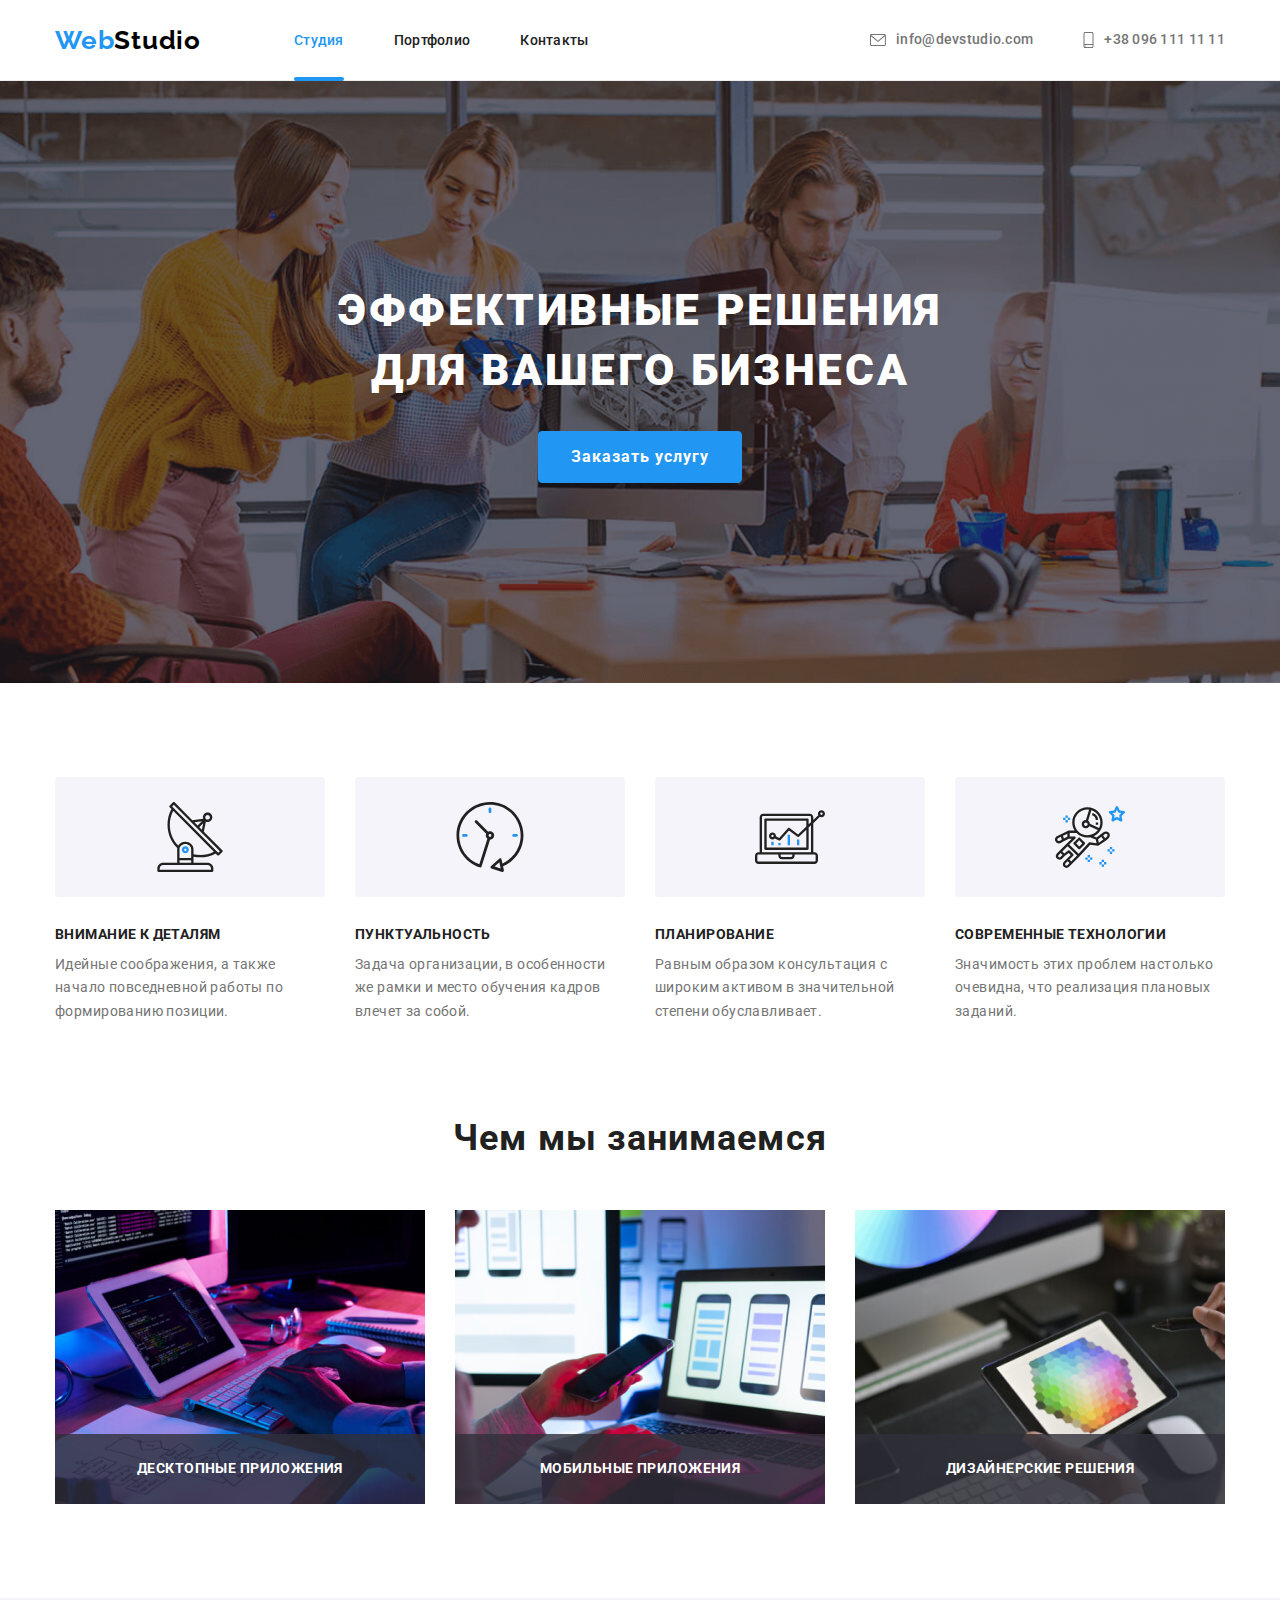
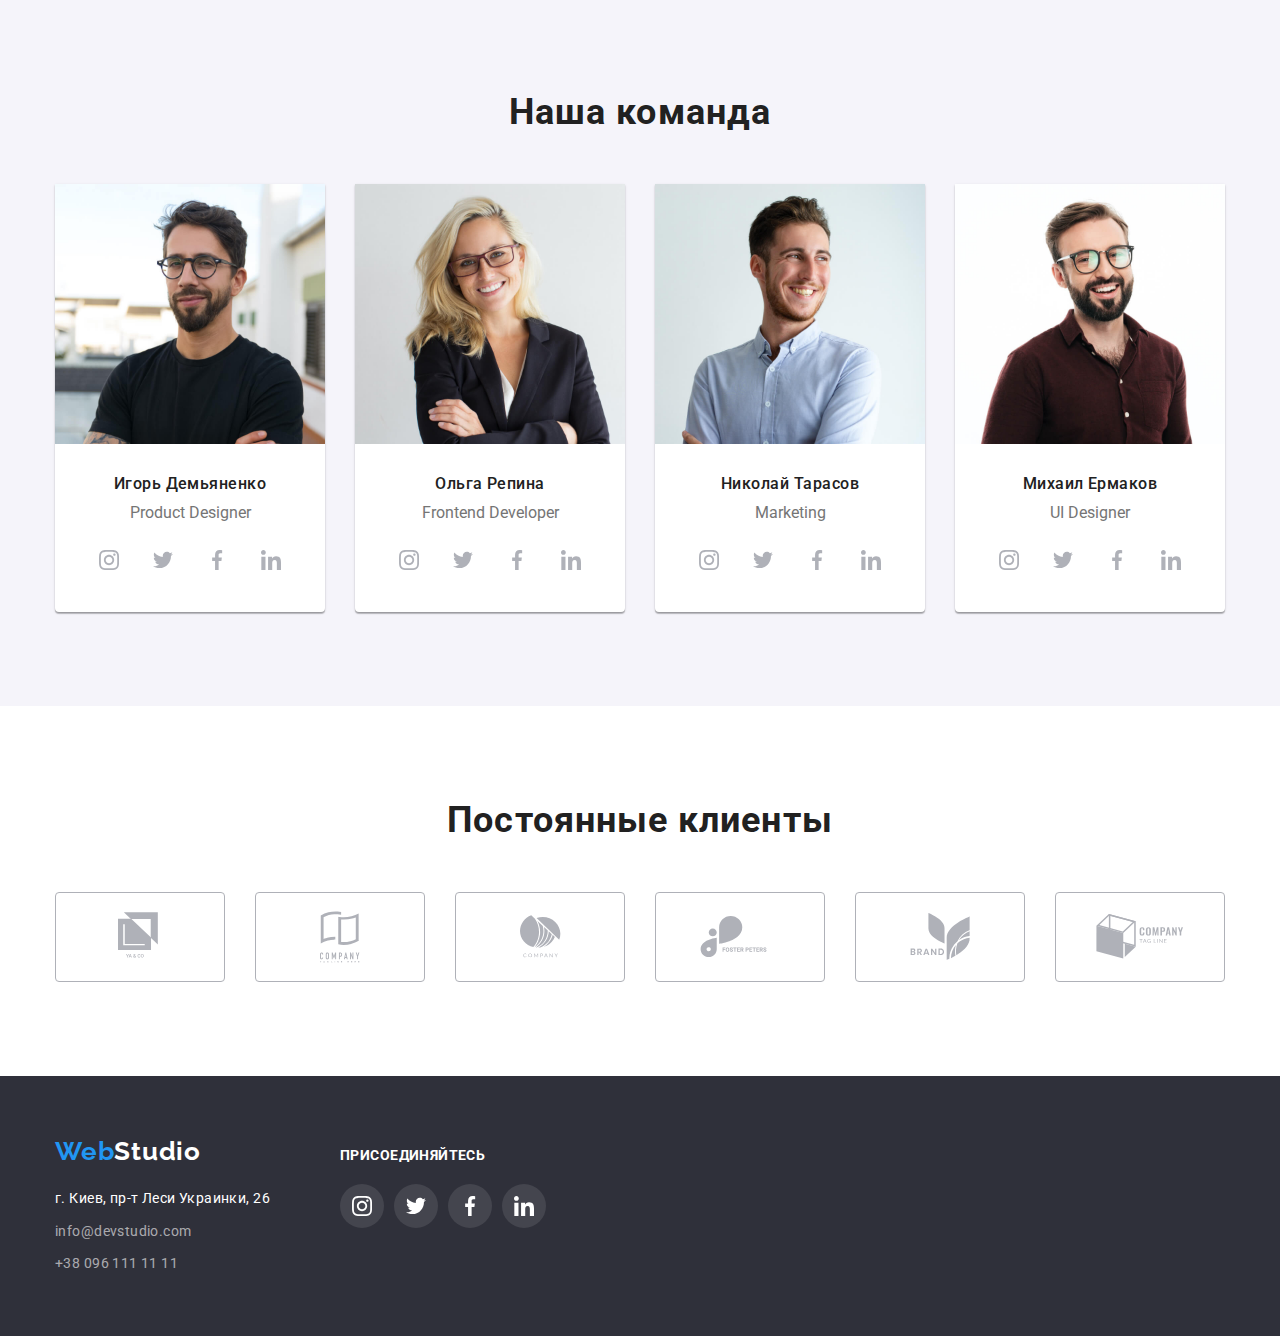
<file: index.html>
<!DOCTYPE html>
<html lang="ru">
<head>
    <meta charset="UTF-8">
    <meta name="viewport" content="width=device-width, initial-scale=1.0">
    <link rel="preconnect" href="https://fonts.gstatic.com"> 
    <link href="https://fonts.googleapis.com/css2?family=Raleway:wght@700&family=Roboto:wght@400;500;700;900&display=swap" rel="stylesheet">    
    <link rel="stylesheet" href="https://cdn.jsdelivr.net/npm/modern-normalize@1.0.0/modern-normalize.css">
    <link rel="stylesheet" href="./css/styles.css">
    <title>WebStudio</title>
</head>
<body>
    <header class="header">
        <div class="container">
        <nav class="site-nav">
            <a class="logo" href="./index.html"><span class="accent-logo-color">Web</span>Studio</a>
            <ul class="site-nav-list">
                <li class="nav-menu-item"> 
                    <a class="nav-menu-item-link current" href="./index.html">Студия</a></li>
                <li class="nav-menu-item"> 
                    <a class="nav-menu-item-link" href="./portfolio.html">Портфолио</a></li>
                <li class="nav-menu-item"> 
                    <a class="nav-menu-item-link" href="#team">Контакты</a></li>
            </ul>
        </nav>    
        <ul class="contacts">
            <li class="contact-item">
                <a class="contact-item-link" href="mailto:info@devstudio.com">
                    <svg class="contact-icon" width="16px" height="12px">
                         <use href="./images/sprite.svg#envelope"></use>
                    </svg>
                    info@devstudio.com
                </a>
            </li>
            <li class="contact-item">
                <a class="contact-item-link" href="tel:+380961111111">
                    <svg class="contact-icon" width="11px" height="16px">
                        <use href="./images/sprite.svg#smartphone"></use>
                    </svg>
                    +38 096 111 11 11
                </a>
            </li>
        </ul>
        </div>
    </header>   
    <main>
        <!--hero-->
            <section class="hero">
            <div class="container">
                <h1 class="hero-title">Эффективные решения для вашего бизнеса</h1>
                 <button class="hero-btn" type="button" data-modal-open> Заказать услугу </button>
            </div>
            </section>
        <!--advantage-->
        <section class="advantage">
            <div class="container">
                <h2 class="advantage-title visually-hidden">Преимущества</h2>
                <ul class="advantage-list">
                    <li class="advantage-list-item">
                        <div class="advantage-icon-wrapper">
                        <svg class="advantage-icon">
                            <use href="./images/sprite.svg#antenna"></use>
                        </svg>
                        </div>
                        <h3 class="advantage-list-item-title">Внимание к деталям</h3>
                        <p class="advantage-list-item-description">Идейные соображения, а также начало повседневной работы по формированию позиции.</p>
                    </li> 
                    <li class="advantage-list-item">
                        <div class="advantage-icon-wrapper">
                        <svg class="advantage-icon">
                            <use href="./images/sprite.svg#clock"></use>
                        </svg>
                        </div>
                        <h3 class="advantage-list-item-title">Пунктуальность</h3>
                        <p class="advantage-list-item-description">Задача организации, в особенности же рамки и место обучения кадров влечет за собой.</p>
                    </li>
                    <li class="advantage-list-item">
                        <div class="advantage-icon-wrapper">
                        <svg class="advantage-icon">
                            <use href="./images/sprite.svg#diagram"></use>
                        </svg>
                        </div>
                        <h3 class="advantage-list-item-title">Планирование</h3>
                        <p class="advantage-list-item-description">Равным образом консультация с широким активом в значительной степени обуславливает.</p>
                    </li>
                    <li class="advantage-list-item">
                        <div class="advantage-icon-wrapper">
                        <svg class="advantage-icon">
                            <use href="./images/sprite.svg#astronaut"></use>
                        </svg>
                        </div>
                        <h3 class="advantage-list-item-title">Современные технологии</h3>
                        <p class="advantage-list-item-description">Значимость этих проблем настолько очевидна, что реализация плановых заданий.</p>
                    </li>
                </ul>
            </div>
        </section>
        <!--services-->
        <section class="services section">
            <div class="container">
                <h2 class="services-title">Чем мы занимаемся</h2>
                <ul class="services-list">
                    <li class="services-list-item">
                        <h3 class="list-title">Десктопные приложения</h3>
                        <img class="services-img" src="./images/img-services-1.jpg" alt="программист работает по ТЗ" height="294" width="370">
                    </li>
                    <li class="services-list-item">
                        <h3 class="list-title">Мобильные приложения</h3>
                        <img class="services-img" src="./images/img-services-2.jpg" alt="веб дизайн для приложений на смартфоне" height="294" width="370">
                    </li>
                    <li class="services-list-item">
                        <h3 class="list-title">Дизайнерские решения</h3>
                        <img class="services-img" src="./images/img-services-3.jpg" alt="разработка веб дизайна креативщиком" height="294" width="370">
                    </li>
                </ul>
            </div>
        </section>
        <!--team-->
        <section id="team" class="team section">
            <div class="container">
                <h2 class="team-title">Наша команда</h2>
                <ul class="worker-list">
                    <li class="worker-list-item">
                        <img class="worker-photo" src="./images/igor.jpg" alt="Продакт дизайнер игорь" width="270" height="260">
                        <div class="worker-info">
                            <h3 class="worker-name">Игорь Демьяненко</h3>
                            <p class="worker-position" lang="en">Product Designer</p>
                            <ul class="worker-social-list">
                                <li class="worker-social-item">
                                    <a class="worker-social-link" href="https://www.instagram.com/" rel="noreferrer noopener" target="_blank">
                                        <svg class="social-network" width="20px" height="20px" aria-label="instagram">
                                            <use href="./images/sprite.svg#instagram"></use>
                                        </svg>
                                    </a>
                                </li>
                                <li class="worker-social-item">
                                    <a class="worker-social-link" href="https://www.twitter.com/" rel="noreferrer noopener" target="_blank">
                                        <svg class="social-network" width="20px" height="20px" aria-label="twitter">
                                            <use href="./images/sprite.svg#twitter"></use>
                                        </svg>
                                    </a>
                                </li>
                                <li class="worker-social-item">
                                    <a class="worker-social-link" href="https://www.facebook.com/" rel="noreferrer noopener" target="_blank">
                                        <svg class="social-network" width="20px" height="20px" aria-label="facebook">
                                            <use href="./images/sprite.svg#facebook"></use>
                                        </svg>
                                    </a>
                                </li>
                                <li class="worker-social-item">
                                    <a class="worker-social-link" href="https://www.linkedin.com/" rel="noreferrer noopener" target="_blank">
                                        <svg class="social-network" width="20px" height="20px" aria-label="linkedin">
                                            <use href="./images/sprite.svg#linkedin"></use>
                                        </svg>
                                    </a>
                                </li>
                            </ul>
                        </div>
                    </li>
                    <li class="worker-list-item">
                        <img class="worker-photo" src="./images/olga.jpg" alt="фронт-энд разработчик ольга" width="270" height="260">
                        <div class="worker-info">
                            <h3 class="worker-name">Ольга Репина</h3>
                            <p class="worker-position" lang="en">Frontend Developer</p>
                            <ul class="worker-social-list">
                                <li class="worker-social-item">
                                    <a class="worker-social-link" href="https://www.instagram.com/" rel="noreferrer noopener" target="_blank">
                                        <svg class="social-network" width="20px" height="20px" aria-label="instagram">
                                            <use href="./images/sprite.svg#instagram"></use>
                                        </svg>
                                    </a>
                                </li>
                                <li class="worker-social-item">
                                    <a class="worker-social-link" href="https://www.twitter.com/" rel="noreferrer noopener" target="_blank">
                                        <svg class="social-network" width="20px" height="20px" aria-label="twitter">
                                            <use href="./images/sprite.svg#twitter"></use>
                                        </svg>
                                    </a>
                                </li>
                                <li class="worker-social-item">
                                    <a class="worker-social-link" href="https://www.facebook.com/" rel="noreferrer noopener" target="_blank">
                                        <svg class="social-network" width="20px" height="20px" aria-label="facebook">
                                            <use href="./images/sprite.svg#facebook"></use>
                                        </svg>
                                    </a>
                                </li>
                                <li class="worker-social-item">
                                    <a class="worker-social-link" href="https://www.linkedin.com/" rel="noreferrer noopener" target="_blank">
                                        <svg class="social-network" width="20px" height="20px" aria-label="linkedin">
                                            <use href="./images/sprite.svg#linkedin"></use>
                                        </svg>
                                    </a>
                                </li>
                            </ul>
                        </div>
                    </li>
                    <li class="worker-list-item">
                        <img class="worker-photo" src="./images/nikolay.jpg" alt="маркетолог николай" width="270" height="260">
                        <div class="worker-info">
                            <h3 class="worker-name">Николай Тарасов</h3>
                            <p class="worker-position" lang="en">Marketing</p>
                            <ul class="worker-social-list">
                                <li class="worker-social-item">
                                    <a class="worker-social-link" href="https://www.instagram.com/" rel="noreferrer noopener" target="_blank">
                                        <svg class="social-network" width="20px" height="20px" aria-label="instagram">
                                            <use href="./images/sprite.svg#instagram"></use>
                                        </svg>
                                    </a>
                                </li>
                                <li class="worker-social-item">
                                    <a class="worker-social-link" href="https://www.twitter.com/" rel="noreferrer noopener" target="_blank">
                                        <svg class="social-network" width="20px" height="20px" aria-label="twitter">
                                            <use href="./images/sprite.svg#twitter"></use>
                                        </svg>
                                    </a>
                                </li>
                                <li class="worker-social-item">
                                    <a class="worker-social-link" href="https://www.facebook.com/" rel="noreferrer noopener" target="_blank">
                                        <svg class="social-network" width="20px" height="20px" aria-label="facebook">
                                            <use href="./images/sprite.svg#facebook"></use>
                                        </svg>
                                    </a>
                                </li>
                                <li class="worker-social-item">
                                    <a class="worker-social-link" href="https://www.linkedin.com/" rel="noreferrer noopener" target="_blank">
                                        <svg class="social-network" width="20px" height="20px" aria-label="linkedin">
                                            <use href="./images/sprite.svg#linkedin"></use>
                                        </svg>
                                    </a>
                                </li>
                            </ul>
                        </div>
                    </li>
                    <li class="worker-list-item">
                        <img class="worker-photo" src="./images/michail.jpg" alt="УИ дизайнер михаил" width="270" height="260">
                        <div class="worker-info">
                            <h3 class="worker-name">Михаил Ермаков</h3>
                            <p class="worker-position" lang="en">UI Designer</p>
                            <ul class="worker-social-list">
                                <li class="worker-social-item">
                                    <a class="worker-social-link" href="https://www.instagram.com/" rel="noreferrer noopener" target="_blank">
                                        <svg class="social-network" width="20px" height="20px" aria-label="instagram">
                                            <use href="./images/sprite.svg#instagram"></use>
                                        </svg>
                                    </a>
                                </li>
                                <li class="worker-social-item">
                                    <a class="worker-social-link" href="https://www.twitter.com/" rel="noreferrer noopener" target="_blank">
                                        <svg class="social-network" width="20px" height="20px" aria-label="twitter">
                                            <use href="./images/sprite.svg#twitter"></use>
                                        </svg>
                                    </a>
                                </li>
                                <li class="worker-social-item">
                                    <a class="worker-social-link" href="https://www.facebook.com/" rel="noreferrer noopener" target="_blank">
                                        <svg class="social-network" width="20px" height="20px" aria-label="facebook">
                                            <use href="./images/sprite.svg#facebook"></use>
                                        </svg>
                                    </a>
                                </li>
                                <li class="worker-social-item">
                                    <a class="worker-social-link" href="https://www.linkedin.com/" rel="noreferrer noopener" target="_blank">
                                        <svg class="social-network" width="20px" height="20px" aria-label="linkedin">
                                            <use href="./images/sprite.svg#linkedin"></use>
                                        </svg>
                                    </a>
                                </li>
                            </ul>
                        </div>
                    </li>           
                </ul>
            </div>
        </section>
        <!-- clients -->
        <section class="clients section">
            <div class="container">
                <h2 class="clients-title">Постоянные клиенты</h2>
                <ul class="clients-list">
                    <li class="clients-list-item">
                        <a class="clients-link" href="" target="_blank">
                            <svg class="clients-logo" width="44px" height="49px">
                                <use href="./images/sprite.svg#logo-1"></use>
                            </svg>
                        </a>
                    </li>
                    <li class="clients-list-item">
                        <a class="clients-link" href="" target="_blank">
                            <svg class="clients-logo" width="40px" height="52px" >
                            <use href="./images/sprite.svg#logo-2"></use>
                        </svg>
                        </a>
                    </li>
                    <li class="clients-list-item">
                        <a class="clients-link" href="" target="_blank">
                            <svg class="clients-logo" width="41px" height="43px">
                            <use href="./images/sprite.svg#logo-3"></use>
                        </svg>
                        </a>
                    </li>
                    <li class="clients-list-item">
                        <a class="clients-link" href="" target="_blank">
                            <svg class="clients-logo" width="80px" height="42px">
                            <use href="./images/sprite.svg#logo-4"></use>
                        </svg>
                        </a>
                    </li>
                    <li class="clients-list-item">
                        <a class="clients-link" href="" target="_blank">
                            <svg class="clients-logo" width="60px" height="47px">
                            <use href="./images/sprite.svg#logo-5"></use>
                        </svg>
                        </a>
                    </li>
                    <li class="clients-list-item">
                        <a class="clients-link" href="" target="_blank">
                            <svg class="clients-logo" width="88px" height="45px">
                            <use href="./images/sprite.svg#logo-6"></use>
                        </svg>
                        </a>
                    </li>
                </ul>
            </div>
        </section>
    </main>
    <footer class="footer">
        <!-- contacts -->
        <div class="container">
            <div class="wrap">
            <a class="logo" href="./index.html" ><span class="accent-logo-color">Web</span><span class="logo-white">Studio</span></a>
            <address>
                <ul class="main-contacts-list">
                    <li class="main-contacts-item">
                        <a class="main-contacts-link map" href="https://goo.gl/maps/psRtu3tgyUnC2bHMA" target="_blank"> г. Киев, пр-т Леси Украинки, 26 </a>
                    </li>
                    <li class="main-contacts-item">
                        <a class="main-contacts-link" href="mailto:info@devstudio.com">info@devstudio.com</a>
                    </li>
                    <li class="main-contacts-item">
                        <a class="main-contacts-link" href="tel:+380961111111">+38 096 111 11 11</a>
                    </li>
                </ul>
            </address>
            </div>
            <!-- footer social links -->
            <div class="footer-social">
                <p class="join">присоединяйтесь</p>
                <ul class="footer-social-list">
                    <li class="footer-social-item">
                        <a class="footer-social-link" href="https://www.instagram.com/" rel="noreferrer noopener" target="_blank">
                            <svg class="social-logo" width="20px" height="20px" aria-label="instagram">
                                <use href="./images/sprite.svg#instagram"></use>
                            </svg>
                        </a>
                    </li>
                    <li class="footer-social-item">
                        <a class="footer-social-link" href="https://twitter.com/" rel="noreferrer noopener" target="_blank">
                            <svg class="social-logo" width="20px" height="20px" aria-label="twitter">
                                <use href="./images/sprite.svg#twitter"></use>
                            </svg>
                        </a>
                    </li>
                    <li class="footer-social-item">
                        <a class="footer-social-link" href="https://www.facebook.com" rel="noreferrer noopener" target="_blank">
                            <svg class="social-logo" width="20px" height="20px" aria-label="facebook">
                                <use href="./images/sprite.svg#facebook"></use>
                            </svg>
                        </a>
                    </li>
                    <li class="footer-social-item">
                        <a class="footer-social-link" href="https://www.linkedin.com" rel="noreferrer noopener" target="_blank">
                            <svg class="social-logo" width="20px" height="20px" aria-label="linkedin">
                                <use href="./images/sprite.svg#linkedin"></use>
                            </svg>
                        </a>
                    </li>
                </ul>
            </div>
        </div>
    </footer>
    <!-- modal button -->
    <div class="backdrop is-hidden" data-modal>
        <div class="modal">
            <button class="modal-btn" type="button" data-modal-close>
                <svg class="logo-close" width="11px" height="11px">
                    <use href="./images/sprite.svg#icon-close"></use>
                </svg>
            </button>
        </div>
    </div>
    <script src="./js/modal.js"></script>
</body>
</html>
</file>
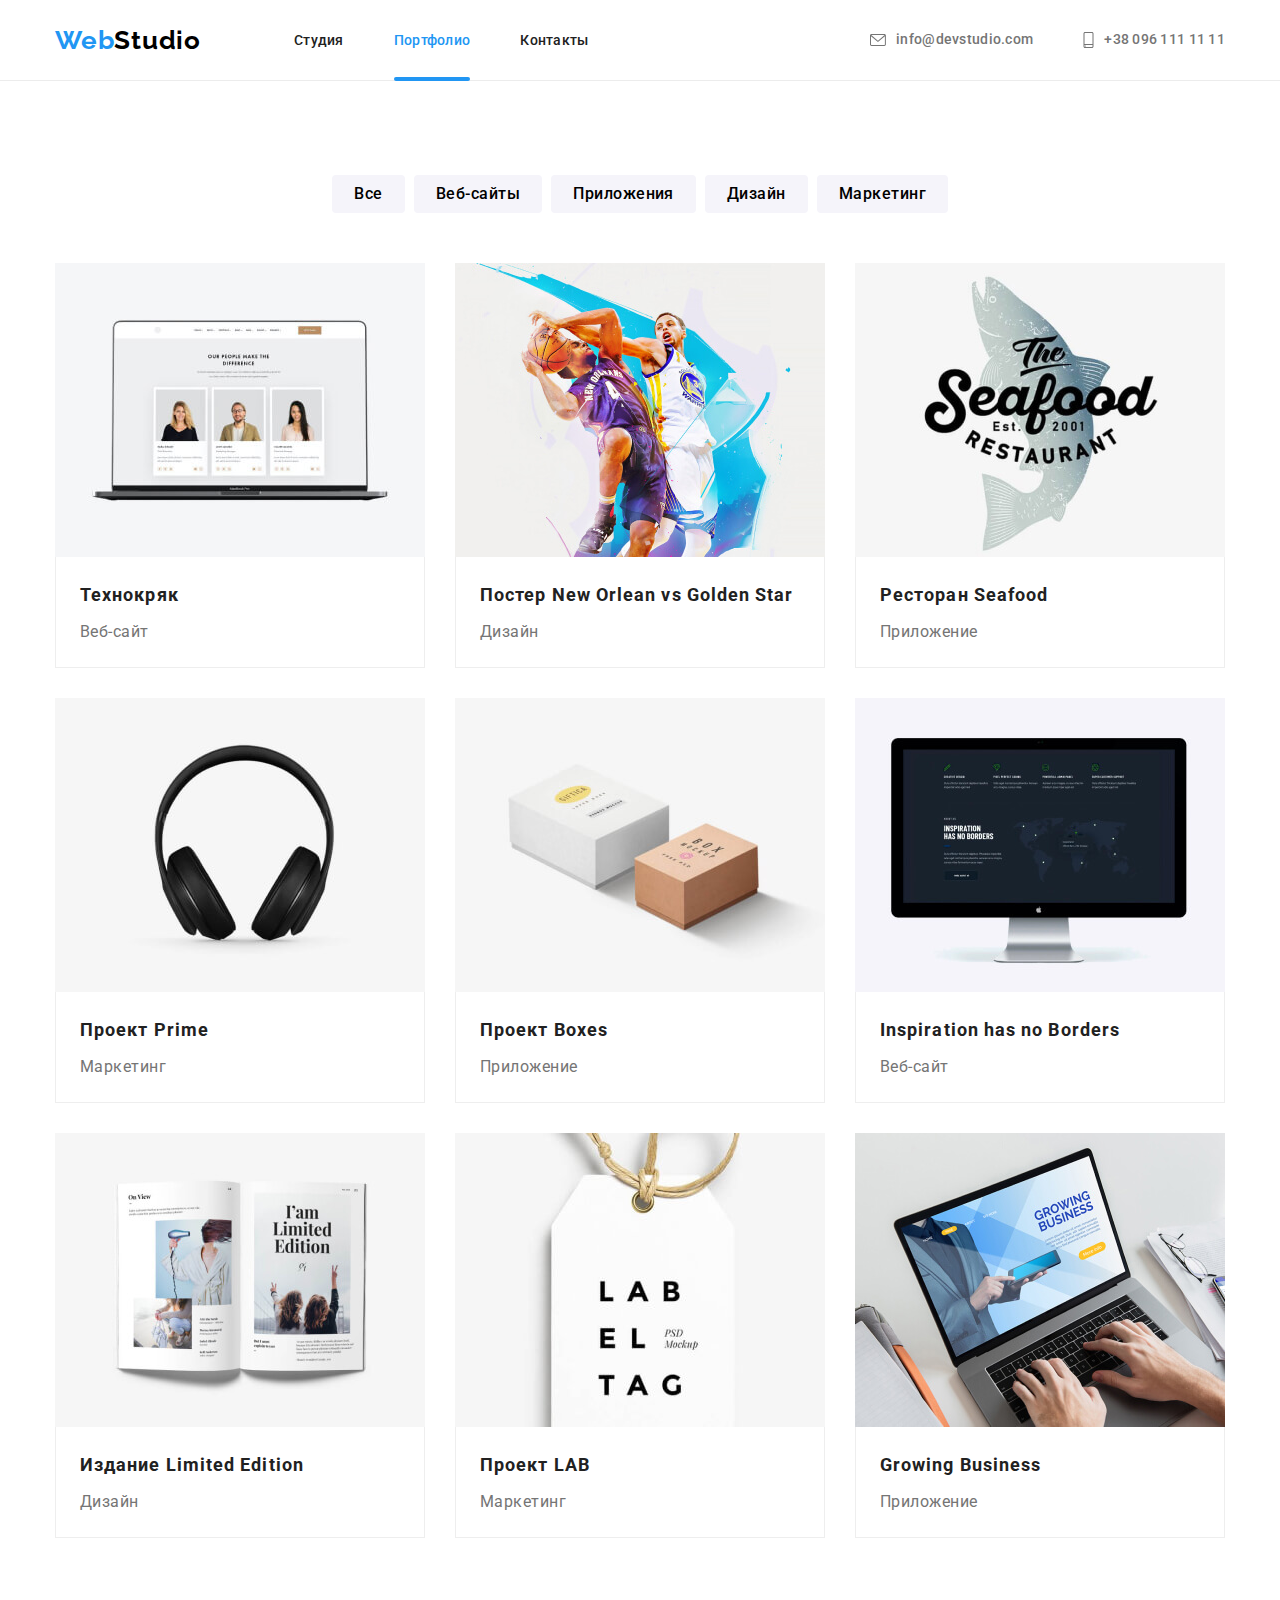
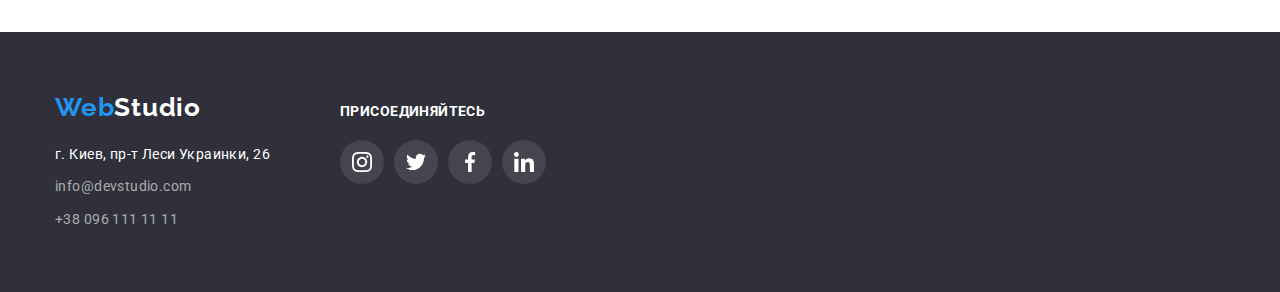
<file: portfolio.html>
<!DOCTYPE html>
<html lang="ru">
<head>
    <meta charset="UTF-8">
    <meta name="viewport" content="width=device-width, initial-scale=1.0">
    <link rel="preconnect" href="https://fonts.gstatic.com"> 
    <link href="https://fonts.googleapis.com/css2?family=Raleway:wght@700&family=Roboto:wght@400;500;700;900&display=swap" rel="stylesheet">    
    <link rel="stylesheet" href="https://cdn.jsdelivr.net/npm/modern-normalize@1.0.0/modern-normalize.css">
    <link rel="stylesheet" href="./css/styles.css">
    <title>WebStudio-portfolio</title>
</head>
<body>
    <header class="header">
        <div class="container">
        <nav class="site-nav">
            <a class="logo" href="./index.html"><span class="accent-logo-color">Web</span>Studio</a>
            <ul class="site-nav-list">
                <li class="nav-menu-item"> <a class="nav-menu-item-link" href="./index.html">Студия</a></li>
                <li class="nav-menu-item"> <a class="nav-menu-item-link current" href="./portfolio.html">Портфолио</a></li>
                <li class="nav-menu-item"> <a class="nav-menu-item-link" href="./index.html#team">Контакты</a></li>
            </ul>
        </nav>    
        <ul class="contacts">
            <li class="contact-item">
                <a class="contact-item-link" href="mailto:info@devstudio.com">
                    <svg class="contact-icon" width="16px" height="12px">
                         <use href="./images/sprite.svg#envelope"></use>
                    </svg>
                    info@devstudio.com
                </a>
            </li>
            <li class="contact-item">
                <a class="contact-item-link" href="tel:+380961111111">
                    <svg class="contact-icon" width="11px" height="16px">
                        <use href="./images/sprite.svg#smartphone"></use>
                    </svg>
                    +38 096 111 11 11
                </a>
            </li>
        </ul>
        </div>
    </header>
    <main>
      <section class="portfolio section">
          <div class="container">
          <h1 class="visually-hidden">Портфолио</h1>
          <!-- filter -->
          <ul class="filter">
              <li class="filter-item"><button class="filter-btn" type="button">Все</button></li>
              <li class="filter-item"><button class="filter-btn" type="button">Веб-сайты</button></li>
              <li class="filter-item"><button class="filter-btn" type="button">Приложения</button></li>
              <li class="filter-item"><button class="filter-btn" type="button">Дизайн</button></li>
              <li class="filter-item"><button class="filter-btn" type="button">Маркетинг</button></li> 
          </ul>
          <!-- examples -->
         <ul class="examples-list">
             <li class="examples-list-item" >
                 <a class="examples-list-item-link" href="">
                     <div class="thumb">
                        <p class="overlay">Технокряк это современная площадка распространения коронавируса. Компании используют эту платформу для цифрового шпионажа и атак на защищённые сервера конкурентов.</p>
                        <img class="examples-list-item-img" src="./images/img-project-1.jpg" alt="вебсайт технокряк" width="370" height="294">
                    </div>
                     <div class="wrapper">
                        <h2 class="examples-list-item-title">Технокряк</h2>
                        <p class="examples-list-item-description">Веб-сайт</p>
                    </div>
                </a>
             </li>
             <li class="examples-list-item" >
                 <a class="examples-list-item-link" href="">
                    <div class="thumb">
                        <p class="overlay">Технокряк это современная площадка распространения коронавируса. Компании используют эту платформу для цифрового шпионажа и атак на защищённые сервера конкурентов.</p>
                        <img class="examples-list-item-img" src="./images/img-project-2.jpg" alt="дизайн постера" width="370" height="294">
                    </div>
                     <div class="wrapper">
                        <h2 class="examples-list-item-title">Постер New Orlean vs Golden Star</h2>
                        <p class="examples-list-item-description">Дизайн</p>
                    </div>
                </a>
             </li>
             <li class="examples-list-item" >
                 <a class="examples-list-item-link" href="">
                    <div class="thumb">
                        <p class="overlay">Технокряк это современная площадка распространения коронавируса. Компании используют эту платформу для цифрового шпионажа и атак на защищённые сервера конкурентов.</p>
                        <img class="examples-list-item-img" src="./images/img-project-3.jpg" alt="приложение для ресторана" width="370" height="294">
                    </div>
                     <div class="wrapper">
                        <h2 class="examples-list-item-title">Ресторан Seafood</h2>
                        <p class="examples-list-item-description">Приложение</p>
                    </div>
                 </a>
             </li>
             <li class="examples-list-item" >
                 <a class="examples-list-item-link" href="">
                    <div class="thumb">
                        <p class="overlay">Технокряк это современная площадка распространения коронавируса. Компании используют эту платформу для цифрового шпионажа и атак на защищённые сервера конкурентов.</p>
                        <img class="examples-list-item-img" src="./images/img-project-4.jpg" alt="проект прайм" width="370" height="294">
                    </div>
                     <div class="wrapper">
                        <h2 class="examples-list-item-title">Проект Prime</h2>
                        <p class="examples-list-item-description">Маркетинг</p>
                    </div>
                </a>
             </li>
             <li class="examples-list-item" >
                 <a class="examples-list-item-link" href="">
                    <div class="thumb">
                        <p class="overlay">Технокряк это современная площадка распространения коронавируса. Компании используют эту платформу для цифрового шпионажа и атак на защищённые сервера конкурентов.</p>
                        <img class="examples-list-item-img" src="./images/img-project-5.jpg" alt="приложение боксы" width="370" height="294">
                    </div>
                    <div class="wrapper">
                        <h2 class="examples-list-item-title">Проект Boxes</h2>
                        <p class="examples-list-item-description">Приложение</p>
                     </div>
                </a>
             </li>
             <li class="examples-list-item" >
                 <a class="examples-list-item-link" href="">
                    <div class="thumb">
                        <p class="overlay">Технокряк это современная площадка распространения коронавируса. Компании используют эту платформу для цифрового шпионажа и атак на защищённые сервера конкурентов.</p>
                        <img class="examples-list-item-img" src="./images/img-project-6.jpg" alt="вебсайт про вдохновение" width="370" height="294">
                    </div>
                     <div class="wrapper">
                        <h2 class="examples-list-item-title">Inspiration has no Borders</h2>
                        <p class="examples-list-item-description">Веб-сайт</p>
                    </div>
                </a>
             </li>
             <li class="examples-list-item" >
                 <a class="examples-list-item-link" href="">
                    <div class="thumb">
                        <p class="overlay">Технокряк это современная площадка распространения коронавируса. Компании используют эту платформу для цифрового шпионажа и атак на защищённые сервера конкурентов.</p>
                        <img class="examples-list-item-img" src="./images/img-project-7.jpg" alt="дизайн издания" width="370" height="294">
                    </div>
                     <div class="wrapper">
                        <h2 class="examples-list-item-title">Издание Limited Edition</h2>
                        <p class="examples-list-item-description">Дизайн</p>
                    </div>
                </a>
             </li>
             <li class="examples-list-item" >
                 <a class="examples-list-item-link" href="">
                    <div class="thumb">
                        <p class="overlay">Технокряк это современная площадка распространения коронавируса. Компании используют эту платформу для цифрового шпионажа и атак на защищённые сервера конкурентов.</p>
                        <img class="examples-list-item-img" src="./images/img-project-8.jpg" alt="проект лаб" width="370" height="294">
                    </div>
                     <div class="wrapper">
                        <h2 class="examples-list-item-title">Проект LAB</h2>
                        <p class="examples-list-item-description">Маркетинг</p>
                    </div>
                    </a>
             </li>
             <li class="examples-list-item" >
                 <a class="examples-list-item-link" href="">
                    <div class="thumb">
                        <p class="overlay">Технокряк это современная площадка распространения коронавируса. Компании используют эту платформу для цифрового шпионажа и атак на защищённые сервера конкурентов.</p>
                        <img class="examples-list-item-img" src="./images/img-project-9.jpg" alt="приложение для развития бизнеса" width="370" height="294">
                    </div>
                     <div class="wrapper">
                        <h2 class="examples-list-item-title">Growing Business</h2>
                        <p class="examples-list-item-description">Приложение</p>
                    </div>
                 </a>
             </li>
         </ul>
        </div>
      </section> 
    </main>
    <footer class="footer">
        <!-- contacts -->
        <div class="container">
            <div class="wrap">
            <a class="logo" href="./index.html" ><span class="accent-logo-color">Web</span><span class="logo-white">Studio</span></a>
            <address>
                <ul class="main-contacts-list">
                    <li class="main-contacts-item">
                        <a class="main-contacts-link map" href="https://goo.gl/maps/psRtu3tgyUnC2bHMA" target="_blank"> г. Киев, пр-т Леси Украинки, 26 </a>
                    </li>
                    <li class="main-contacts-item">
                        <a class="main-contacts-link" href="mailto:info@devstudio.com">info@devstudio.com</a>
                    </li>
                    <li class="main-contacts-item">
                        <a class="main-contacts-link" href="tel:+380961111111">+38 096 111 11 11</a>
                    </li>
                </ul>
            </address>
            </div>
            <div class="footer-social">
                <p class="join">присоединяйтесь</p>
                <ul class="footer-social-list">
                    <li class="footer-social-item">
                        <a class="footer-social-link" href="https://www.instagram.com/" target="_blank">
                            <svg class="social-logo" width="20px" height="20px">
                                <use href="./images/sprite.svg#instagram"></use>
                            </svg>
                        </a>
                    </li>
                    <li class="footer-social-item">
                        <a class="footer-social-link" href="https://twitter.com/" target="_blank">
                            <svg class="social-logo" width="20px" height="20px">
                                <use href="./images/sprite.svg#twitter"></use>
                            </svg>
                        </a>
                    </li>
                    <li class="footer-social-item">
                        <a class="footer-social-link" href="https://www.facebook.com" target="_blank">
                            <svg class="social-logo" width="20px" height="20px">
                                <use href="./images/sprite.svg#facebook"></use>
                            </svg>
                        </a>
                    </li>
                    <li class="footer-social-item">
                        <a class="footer-social-link" href="https://www.linkedin.com" target="_blank">
                            <svg class="social-logo" width="20px" height="20px">
                                <use href="./images/sprite.svg#linkedin"></use>
                            </svg>
                        </a>
                    </li>
                </ul>
            </div>
        </div>
    </footer>
</body>
</html>
</file>
<file: css/styles.css>
:root {
    --primary-text-color:#212121;
    --secondary-text-color:#757575;
    --accent-text-color:#2196F3;
    --reserve-text-color: #FFFFFF;
    --primary-font-family: "Roboto", sans-serif;
    --secondary-font-family: "Raleway", sans-serif;
    --card-set-gap: 30px;
}
html {
    box-sizing: border-box;
    
}
*,
*::before,
*::after {
  box-sizing: inherit;
}
body {
    font-family: var(--primary-font-family);
}
ul {
    list-style: none;
    padding: 0;
    margin: 0;
}
h1,
h2,
h3,
h4,
h5,
h6,
p {
    margin: 0;
}
a {
    text-decoration: none;
}
address {
    font-style: normal;
}
img {
    display: block;
    max-width: 100%;
    height: auto;
}
.container {
    width: 1200px;
    padding: 0 15px;
    margin: 0 auto;
}
.section {
    padding-top: 94px;
    padding-bottom: 94px;
}
.visually-hidden {
    position: absolute;
    width: 1px;
    height: 1px;
    margin: -1px;
    border: 0;
    padding: 0;
    
    white-space: nowrap;
    clip-path: inset(100%);
    clip: rect(0 0 0 0);
    overflow: hidden;
}
  /* ========== HEADER ==========*/
.header {
    border-bottom: 1px solid #ececec;
}
.header .container {
    display: flex;
    align-items: center;
}
.site-nav {
    display: flex;
    align-items: center;
}
.site-nav-list{
    display: flex;
    align-items: center;
    margin-left: 93px;
}
.nav-menu-item:not(:last-child),
.contact-item:not(:last-child) {
    margin-right: 50px;
}
.contacts {
    display: flex;
    align-items: center;
    margin-left: auto;
}
.logo {
    font-family: var(--secondary-font-family);
    color:#000000;
    font-weight: 700;
    font-size: 26px;
    line-height: 1.19;
    letter-spacing: 0.03em;
}
.accent-logo-color {
    color: var(--accent-text-color);
  }
.nav-menu-item-link {
    color: var(--primary-text-color);
}
.nav-menu-item-link, 
.contact-item-link {
    position: relative;

    padding-top: 32px;
    padding-bottom: 32px;

    font-weight: 500;
    font-size: 14px;
    line-height: 1.14;
    letter-spacing: 0.02em;

    transition: color 250ms cubic-bezier(0.4, 0, 0.2, 1);
}
.nav-menu-item-link:hover,
.nav-menu-item-link:focus,
.contact-item-link:hover,
.contact-item-link:focus {
    color: var(--accent-text-color);
}
.current {
    color: var(--accent-text-color);
} 
.current::after {
    content: "";

    position: absolute;
    left: 0;
    bottom: 0; 

    display: block;
    width: 100%;
    height: 4px;
    background-color: var(--accent-text-color);
    border-radius: 2px;
    transform: translateY(25%);
  
}
.contact-item-link {
    display: flex;
    align-items: center;
    color: var(--secondary-text-color);
}
.contact-item {
    display: flex;
    align-items: center;
}
.contact-icon {
    margin-right: 10px;
    fill: currentColor;
}

/* =========== HERO ==========*/
.hero {
    max-width: 1600px;
    min-height: 600px;
    margin: 0 auto;
    padding-top: 200px;
    padding-bottom: 200px;
    background-color: #2F303A;
    background-image: linear-gradient(
        rgba(47, 48, 58, 0.4),
        rgba(47, 48, 58, 0.4)
      ),
      url(../images/hero-img.png);
    background-position: center;
    background-repeat: no-repeat;
    background-size: cover;
    text-align: center;
 } 
.hero-title {
    max-width: 696px;
    margin-left: auto;
    margin-right: auto;
    font-weight: 900;
    font-size: 44px;
    line-height: 1.36; 
    letter-spacing: 0.06em;
    text-transform: uppercase;
    color: var(--reserve-text-color);
    margin-bottom: 30px;
}
.hero-btn {
    padding: 10px 32px;
    min-width: 200px;
    border-radius: 4px;
    border: 1px solid var(--accent-text-color);
    cursor: pointer;
    font-weight: 700;
    font-size: 16px;
    line-height: 1.87;
    letter-spacing: 0.06em;
    color: var(--reserve-text-color);
    background-color: var(--accent-text-color);
}

/* ========= ADVANTAGES ======== */
.advantage .container {
    padding-top: 94px;
}
.advantage-list {
    display: flex;
    align-items: flex-start;
    justify-content: space-between;
}
.advantage-list-item {
    min-width: 270px;
}
.advantage-list-item:not(:last-child) {
    margin-right: 30px;
}
.advantage-list-item-title {
    margin-bottom: 10px;
    font-weight: 700;
    font-size: 14px;
    line-height: 1.14;
    letter-spacing: 0.03em;
    text-transform: uppercase;
    color: var(--primary-text-color);
    }
.advantage-list-item-description {
    font-weight: 400;
    font-size: 14px;
    line-height: 1.71;
    letter-spacing: 0.03em;
    color: var(--secondary-text-color);
}
.advantage-icon{
    width: 70px;
    height: 70px;
}
.advantage-icon-wrapper {
    margin-bottom: 30px;
    padding: 25px 100px;
    height: 120px;
    background-color: #F5F4FA;
    border-radius: 4px;
}
/*  ========SERVICES======== */
.services-list {
    display: flex;
    justify-content: space-between;
}
.services-title {
    margin-bottom: 50px;
    font-weight: 700;
    font-size: 36px;
    line-height: 1.16;
    text-align: center;
    letter-spacing: 0.03em;
    color: var(--primary-text-color);
}
.services-list-item {
    position: relative;
}
.list-title {
    position: absolute;
    left: 0;
    bottom: 0;
    
    padding-top: 27px;
    padding-bottom: 27px;
    width: 100%;
    height: 70px;
    background-color: rgba(47, 48, 58, 0.8);
    color: var(--reserve-text-color);
    font-weight: 700;
    font-size: 14px;
    line-height: 1.14;
    text-align: center;
    letter-spacing: 0.03em;
    text-transform: uppercase;

    transform: translateY(0);
}
/* ======= TEAM ======= */
.team {
    background: #F5F4FA;
}
.worker-list {
    display: flex;
    justify-content: space-between;  
}
.worker-list-item {
    padding-bottom: 30px;
    background-color: var(--reserve-text-color);
    box-shadow: 
        0px 1px 3px rgba(0, 0, 0, 0.12), 
        0px 1px 1px  rgba(0, 0, 0, 0.14), 
        0px 2px 1px  rgba(0, 0, 0, 0.2);
    border-radius: 0px 0px 4px 4px;
}
.team-title {
    margin-bottom: 50px;
    font-weight: 700;
    font-size: 36px;
    line-height: 1.16;
    text-align: center;
    letter-spacing: 0.03em;
    color: var(--primary-text-color);
}
.worker-info {
    margin-top: 30px;
    padding-right: 32px;
    padding-left: 32px;
}
.worker-name {
    font-weight: 500;
    font-size: 16px;
    line-height: 1.19;
    text-align: center;
    letter-spacing: 0.03em;
    color: var(--primary-text-color);
}
.worker-position{
    margin-top: 10px;
    font-size: 16px;
    line-height: 1.19;
    text-align: center;
    color: var(--secondary-text-color);
}
.worker-social-list {
    display: flex;
    justify-content: space-between;
    margin-top: 16px;
}
.worker-social-link {
    display: flex;
    justify-content: center;
    align-items: center;
    width: 44px;
    height: 44px;
    border-radius: 50%;
    color: #AFB1B8;

    transition: color 250ms cubic-bezier(0.4, 0, 0.2, 1),
    background-color 250ms cubic-bezier(0.4, 0, 0.2, 1);
    
} 
.worker-social-link:hover,
.worker-social-link:focus {
    background-color: var(--accent-text-color);
    color: var(--reserve-text-color);
}
.social-network {
    fill:currentColor;
}
/* ========= CLIENTS ======== */
.clients-list {
    display: flex;
    align-items: flex-start;
    justify-content: space-between;
}
.clients-list-item:not(:last-child) {
    margin-right: 30px;
}
.clients-title {
    margin-bottom: 50px;
    font-weight: 700;   
    font-size: 36px;    
    line-height: 1.16;
    text-align: center;
    letter-spacing: 0.03em;
    color: var(--primary-text-color);
}
.clients-link {
    display: flex;
    justify-content: center;
    align-items: center;
    color: #AFB1B8;
    width: 170px;
    height: 90px;
    border: 1px solid;
    border-radius: 4px;

    transition: color 250ms cubic-bezier(0.4, 0, 0.2, 1), 
    border-color 250ms cubic-bezier(0.4, 0, 0.2, 1)
}
.clients-link:hover,
.clients-link:focus {
    color: var(--accent-text-color);
    border-color: var(--accent-text-color);
}
.clients-logo {
    fill: currentColor;
}



/* ====== FOOTER ======== */
.footer {
    padding-top: 60px;
    padding-bottom: 60px;
    background: #2F303A;
} 
.logo-white {
    color: var(--reserve-text-color);
}
.main-contacts-list {
    margin-top: 20px;
}
.main-contacts-item:not(:last-child) {
    margin-bottom: 9px;
}
.main-contacts-link{
    font-size: 14px;
    line-height: 1.71;
    letter-spacing: 0.03em;
    color: rgba(255, 255, 255, 0.6);
}
.main-contacts-link.map {
    color: var(--reserve-text-color);
}
.footer .container {
    display: flex;
    justify-self: start;
    align-items: baseline;
}   
/* =====footer social links======= */
.footer-social {
    margin-left: 70px;
}
.join {
    margin-bottom: 20px;
    font-weight: bold;
    font-size: 14px;
    line-height: 1.14;
    letter-spacing: 0.03em;
    text-transform: uppercase;
    color: var(--reserve-text-color);
}
.footer-social-list {
    display: flex;
    justify-content: space-between;
    width: 206px;
}
.footer-social-link {
    display: flex;
    justify-content: center;
    align-items: center;
    width: 44px;
    height: 44px;
    border-radius: 50%;
    background-color: rgba(255, 255, 255, 0.1);
    color: var(--reserve-text-color);

    transition: background-color 250ms cubic-bezier(0.4, 0, 0.2, 1)
}
.footer-social-link:hover,
.footer-social-link:focus {
    background-color: var(--accent-text-color);
}
.social-logo {
    fill:currentColor;
}
/* ======== PORTFOLIO ========== */
.filter {
    display: flex;
    justify-content: center;
    margin-bottom: 50px;
}
.filter-item:not(:last-child) {
    margin-right: 9px;
}
.filter-btn {
    min-width: 73px;
    padding: 6px 22px;
    border: none;
    cursor: pointer;
    background: #F5F4FA;
    border-radius: 4px;
    font-family: var(--primary-font-family);
    font-weight: 500;
    font-size: 16px;
    line-height: 1.62;
    text-align: center;
    letter-spacing: 0.03em;
}
.filter-btn:hover,
.filter-btn:focus {
    background-color: var(--accent-text-color);
    color: var(--reserve-text-color);
    box-shadow: 
        0px 3px 1px rgba(0, 0, 0, 0.1), 
        0px 1px 2px rgba(0, 0, 0, 0.08),
        0px 2px 2px rgba(0, 0, 0, 0.12);
    }
.examples-list {
    display: flex;
    flex-wrap: wrap;
    margin-left: calc(-1 * var(--card-set-gap));
    margin-top: calc(-1 * var(--card-set-gap));
}
.examples-list-item {
    flex-basis: calc(100% / 3 - var(--card-set-gap));
    margin-left: var(--card-set-gap);
    margin-top: var(--card-set-gap);
}

.examples-list-item-link {
    display: block;
    transition: box-shadow 250ms cubic-bezier(0.4, 0, 0.2, 1);
}
.examples-list-item-link:hover,
.examples-list-item-link:focus {
    box-shadow: 
    0px 1px 1px rgba(0, 0, 0, 0.12), 
    0px 4px 4px rgba(0, 0, 0, 0.06), 
    1px 4px 6px rgba(0, 0, 0, 0.16);
}
.examples-list-item-title {
    margin-bottom: 4px;
    font-weight: 700;
    font-size: 18px;
    line-height: 2;
    letter-spacing: 0.06em;
    color: var(--primary-text-color);
}
.examples-list-item-description {
    font-size: 16px;
    line-height: 1.87;
    letter-spacing: 0.03em;
    color: var(--secondary-text-color);
}
.wrapper {
    padding: 20px 24px;
    border-right: 1px solid #eeeeee;
    border-bottom: 1px solid #eeeeee;
    border-left: 1px solid #eeeeee;
}
.thumb {
    position: relative;
    overflow: hidden;
}
.overlay {
    position: absolute;
    left: 0;
    bottom: 0;
    
    padding: 63px 24px;
    width: 100%;
    height: 100%;
    background-color: rgba(33,150,243, 0.9);
    color: var(--reserve-text-color);
    font-size: 18px;
    line-height: 1.56;
    letter-spacing: 0.03em;

    transform: translateY(100%);
    transition: all 250ms cubic-bezier(0.4, 0, 0.2, 1);
}
.examples-list-item-link:hover .overlay,
.examples-list-item-link:focus .overlay{
    transform: translateY(0);
}
/* ==========   modal button =========== */
.backdrop {
    position: fixed;
    top: 0;
    left: 0;

    min-width: 100%;
    min-height: 100%;
    background-color:rgba(0, 0, 0, 0.2);

    opacity: 1;
    transition: opacity 700ms linear;
}
.backdrop.is-hidden {
    opacity: 0;
    visibility: none;
    pointer-events: none;
}
.modal {
    position: absolute;
    top: 50%;
    left: 50%;
    transform: translate(-50%, -50%) scale(1);
    transition: transform 700ms cubic-bezier(.42,0,.58,1);

    padding: 8px;
    width: 528px;
    height: 581px;
    border-radius: 4px;
    background-color: var(--reserve-text-color);
    box-shadow: 
        0px 1px 3px rgba(0, 0, 0, 0.12), 
        0px 1px 1px rgba(0, 0, 0, 0.14), 
        0px 2px 1px rgba(0, 0, 0, 0.2);
}
.modal-btn {
    position: absolute;
    top: 8px;
    right: 8px;

    cursor: pointer;
    width: 30px;
    height: 30px;
    border: 1px solid rgba(0, 0, 0, 0.1);
    border-radius: 50%;
    background: #FFFFFF;
}
.backdrop.is-hidden .modal {
    transform: translate(-50%, -50%) scale(0);
}
</file>
